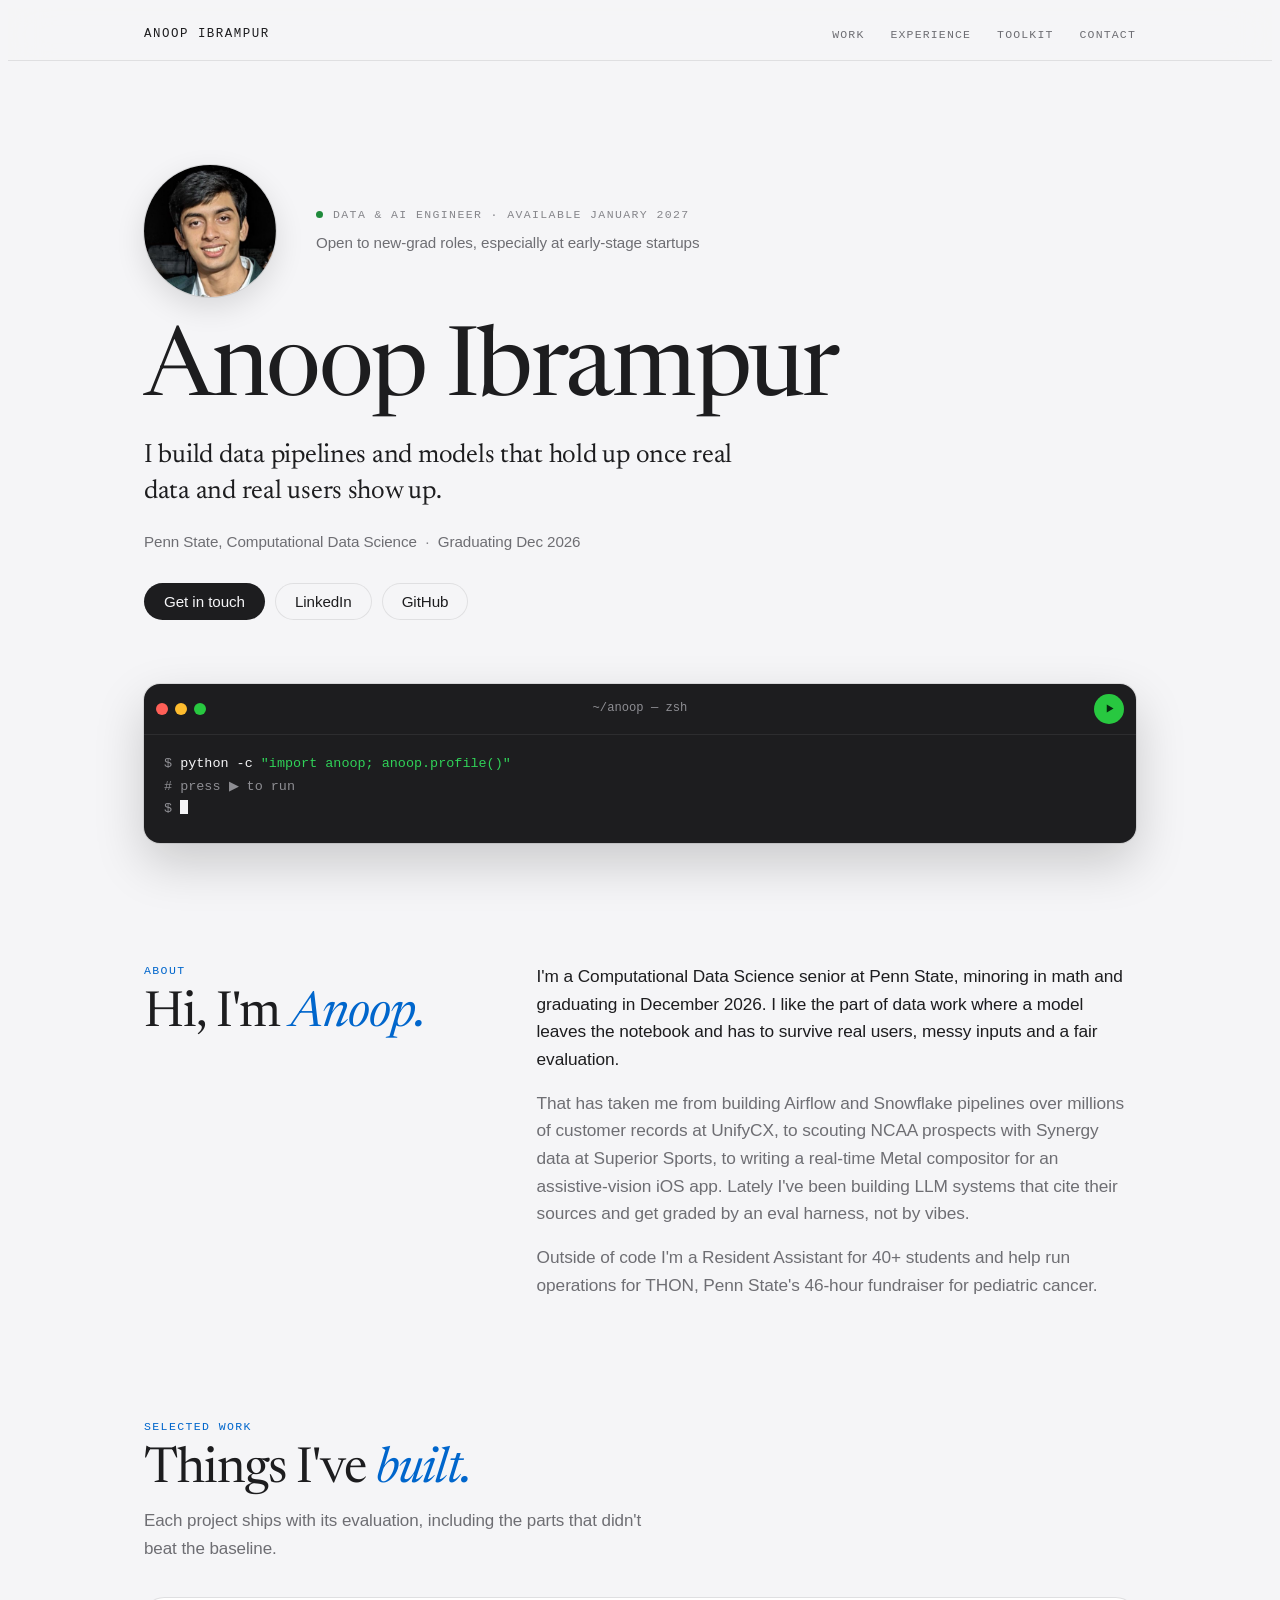
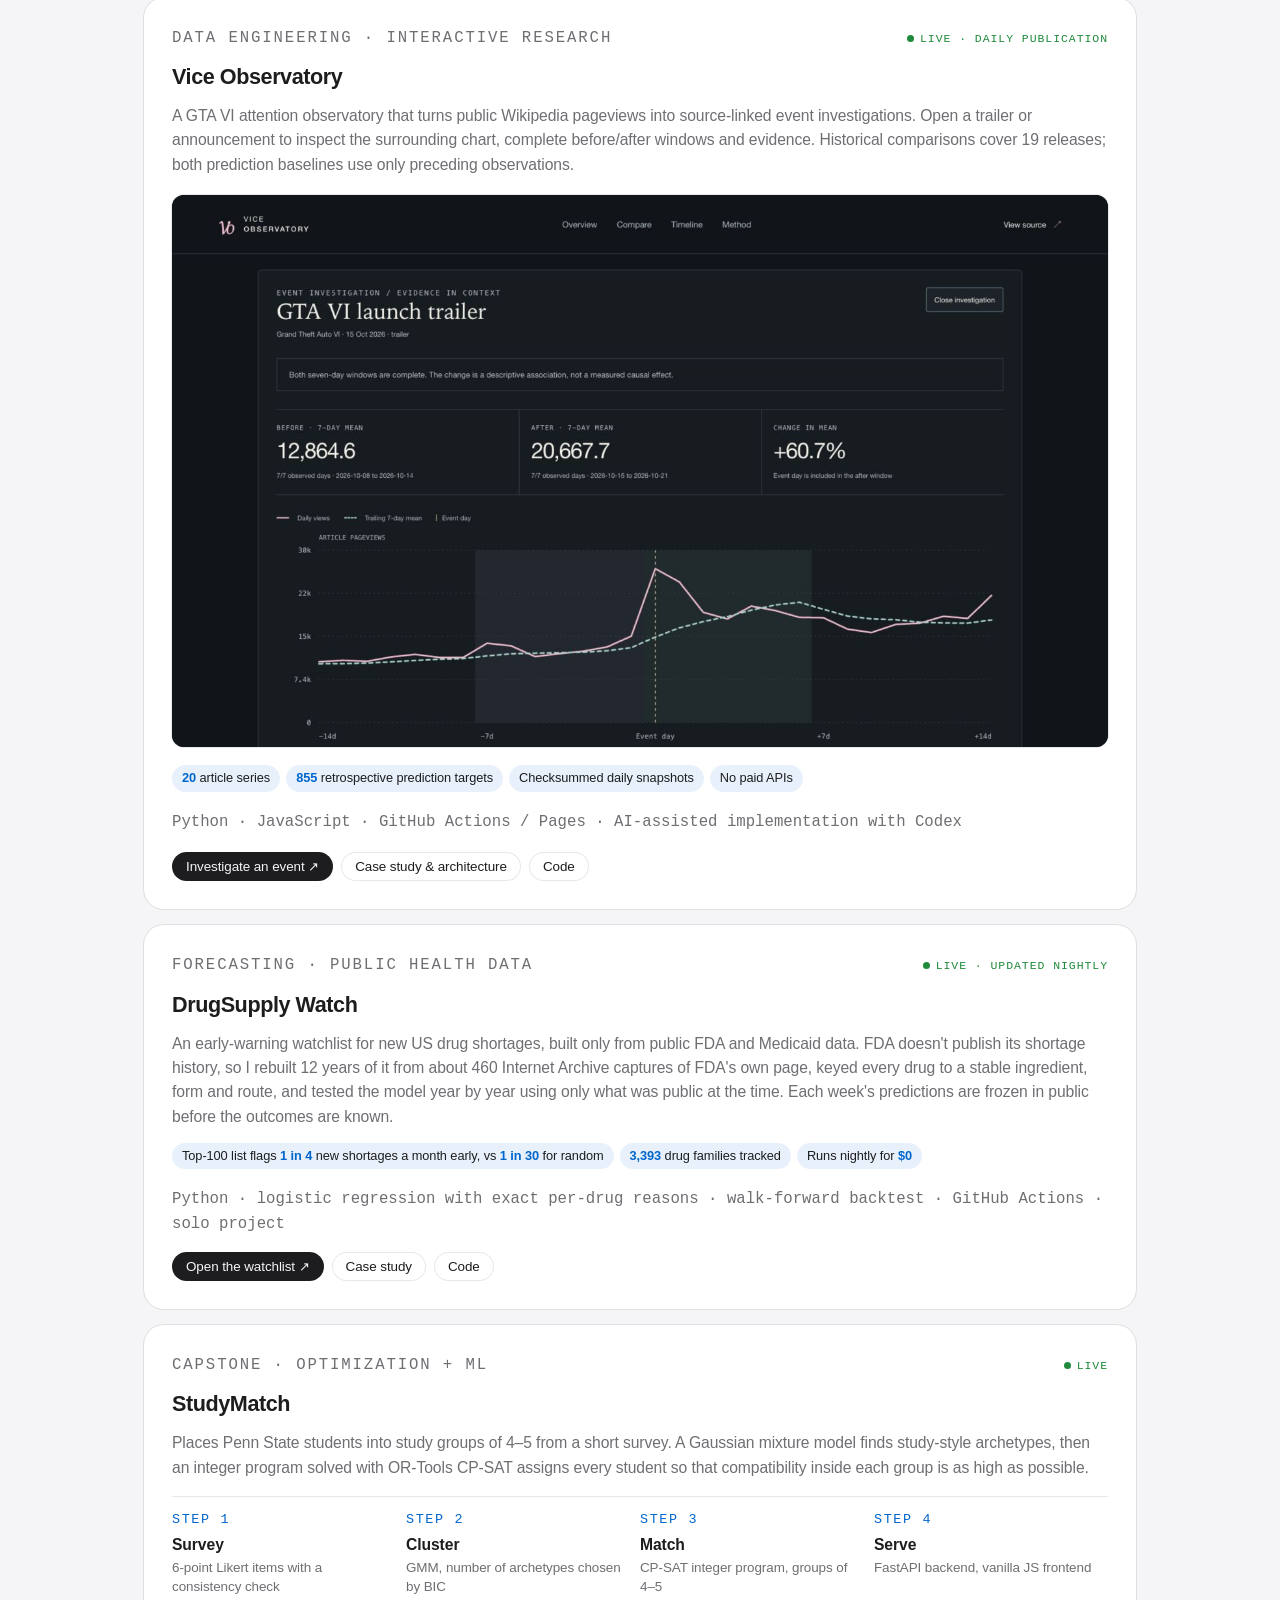
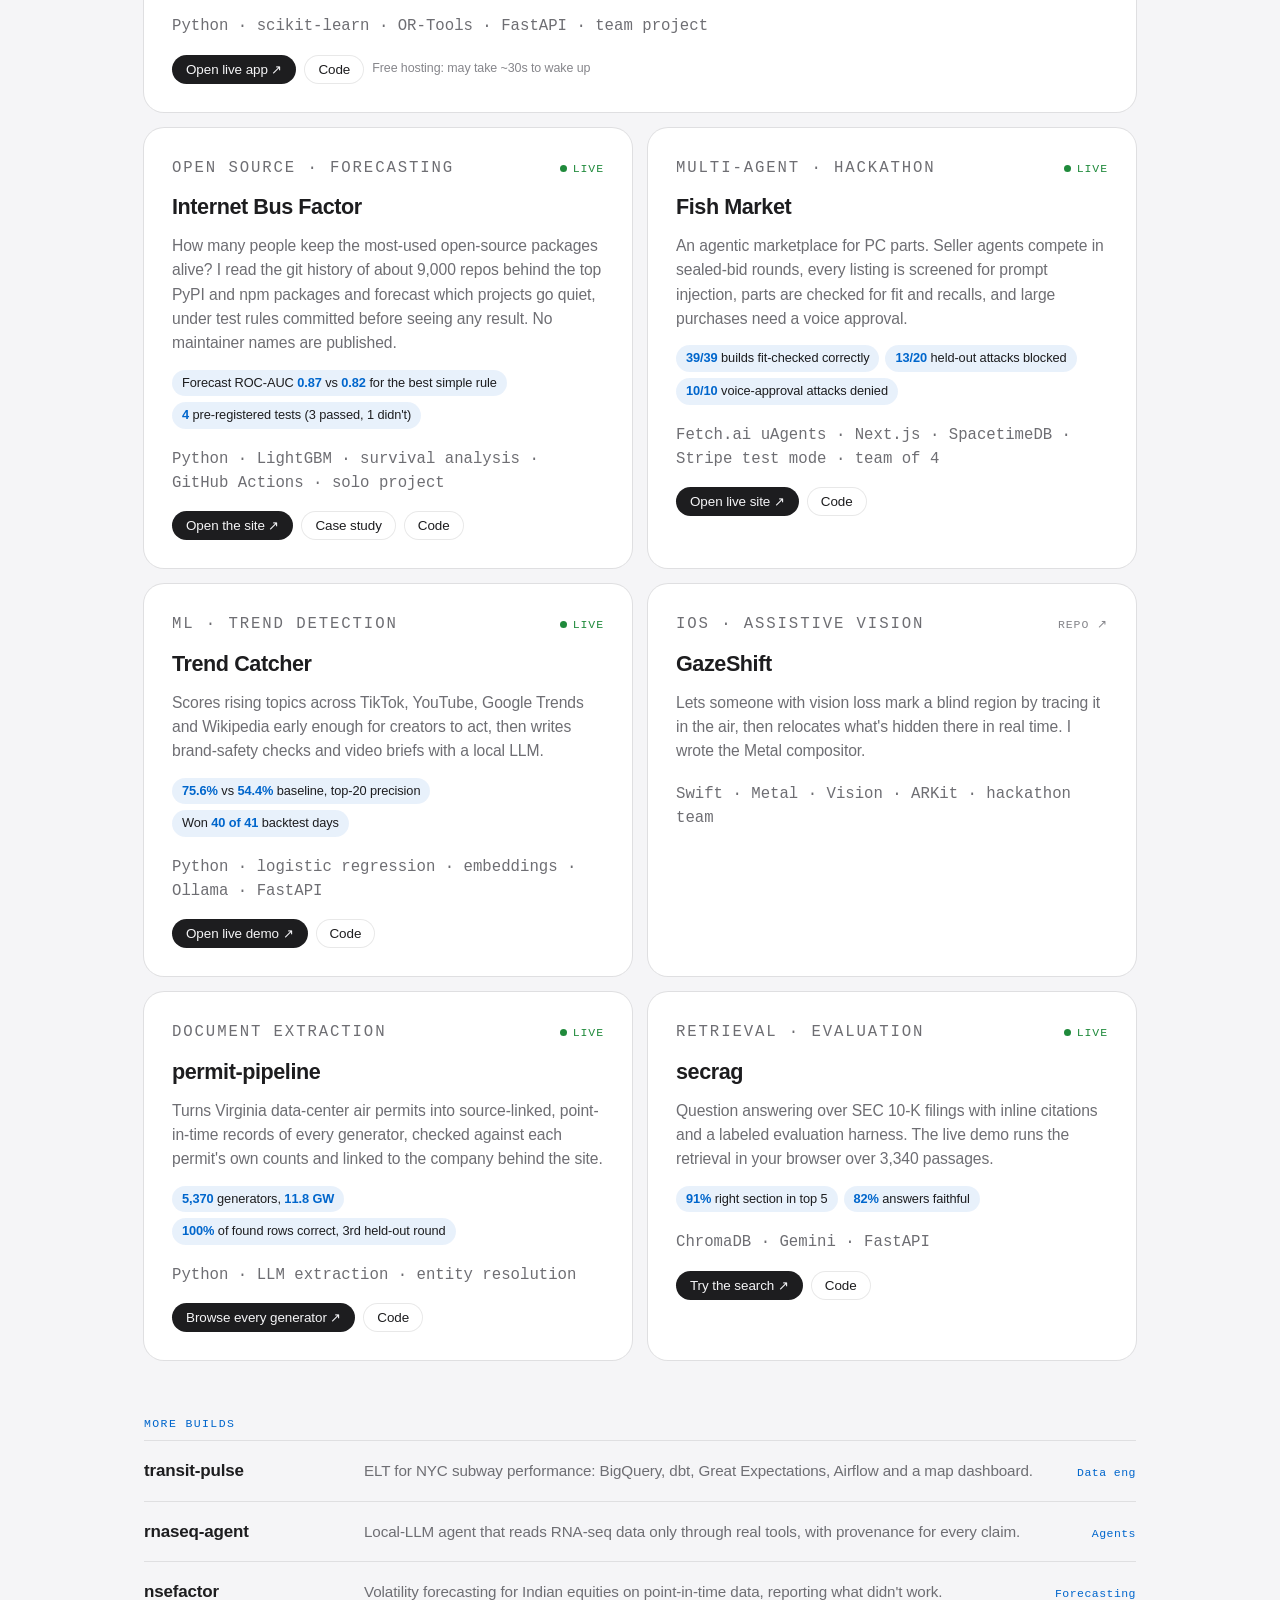
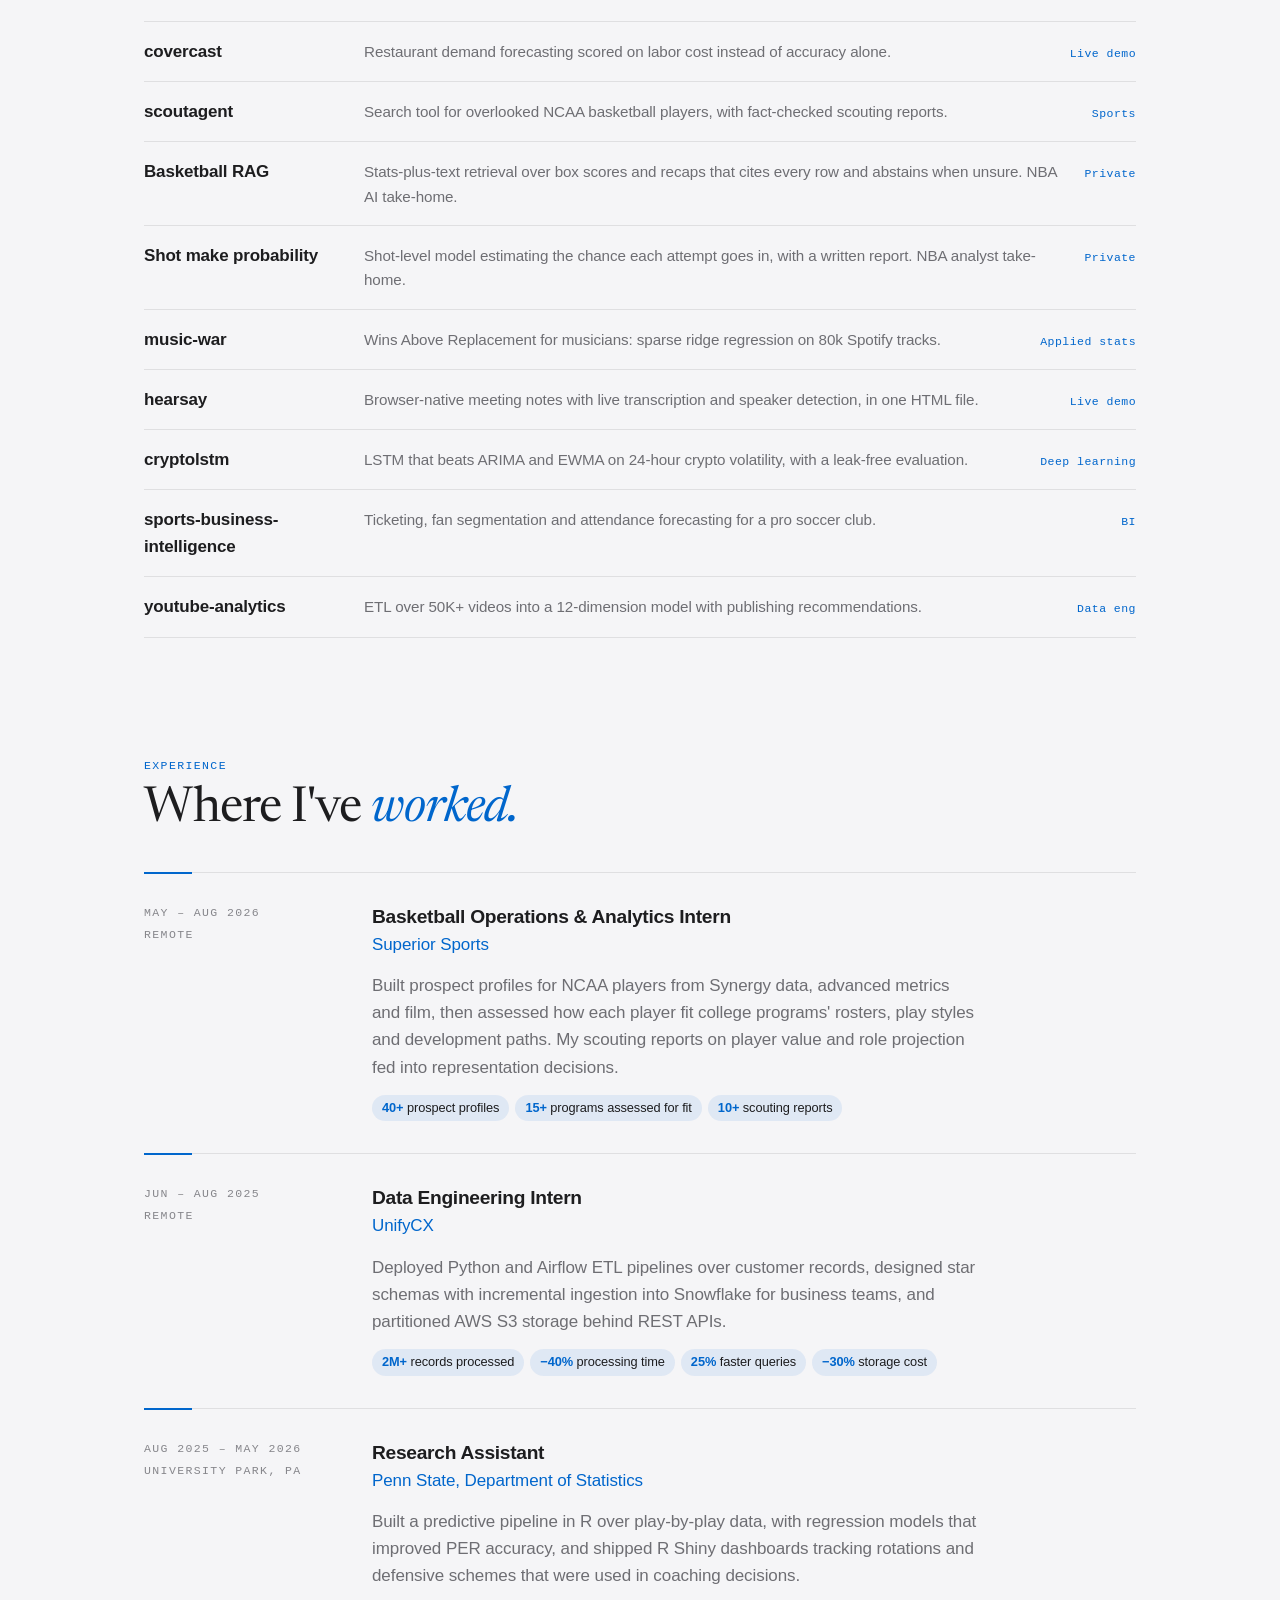
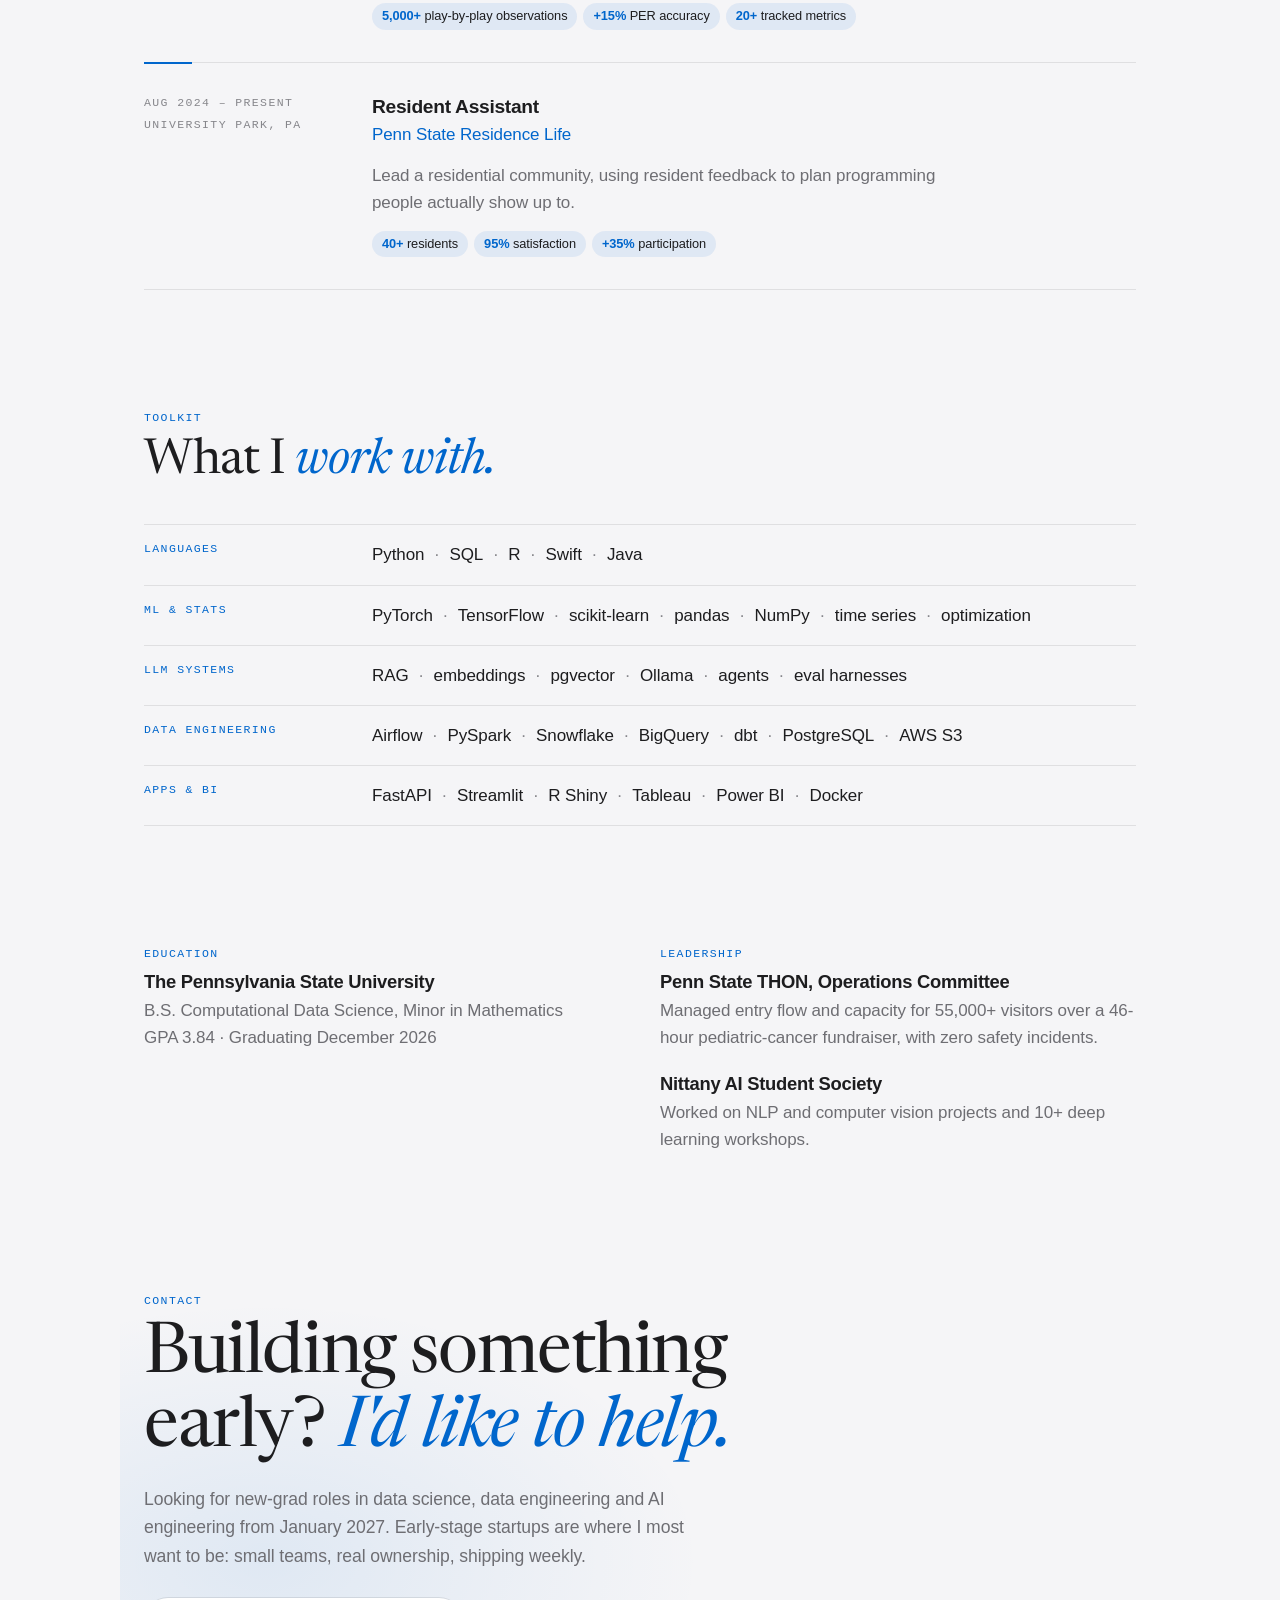
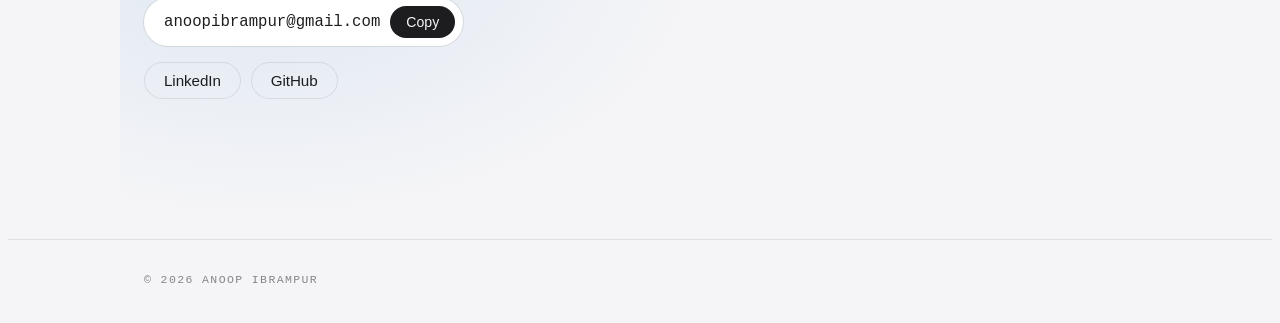
<file: index.html>
<!doctype html>
<html lang="en">
<head>
<meta charset="utf-8">
<meta name="viewport" content="width=device-width, initial-scale=1, viewport-fit=cover">
<meta name="description" content="Anoop Ibrampur: data and AI engineer. Penn State Computational Data Science, graduating December 2026.">
<meta property="og:title" content="Anoop Ibrampur">
<meta property="og:description" content="Data and AI engineer. Pipelines, models and LLM systems that hold up on real data.">
<style>[hidden]{display:none!important}img{max-width:100%}</style>
<title>Anoop Ibrampur</title>
<link rel="preconnect" href="https://fonts.googleapis.com">
<link rel="preconnect" href="https://fonts.gstatic.com" crossorigin>
<link rel="stylesheet" href="https://fonts.googleapis.com/css2?family=Newsreader:opsz,wght@6..72,400;6..72,500&display=swap">
<style>
/* Layout: one calm column (max 1040px). Serif display for headings, system sans for reading, mono for small labels.
   Hairlines instead of boxes wherever possible; cards only for featured projects. */
:root{
  --bg:#f5f5f7; --surface:#ffffff; --fg:#1d1d1f; --muted:#6e6e73; --faint:#86868b; --hair:rgba(0,0,0,.09);
  --accent:#0066cc; --accent-soft:rgba(0,102,204,.09); --pill:#ebebf0; --pill-fg:#1d1d1f; --good:#1f8a3b; --glass:rgba(245,245,247,.78);
  --code-bg:#1d1d1f; --code-fg:#f5f5f7; --code-dim:#8e8e93; --code-key:#64d2ff; --code-str:#30d158;
  --display:"Newsreader","New York","Iowan Old Style",Georgia,serif;
  --sans:-apple-system,BlinkMacSystemFont,"SF Pro Text","Helvetica Neue",Helvetica,Arial,sans-serif;
  --mono:ui-monospace,"SF Mono",SFMono-Regular,Menlo,Consolas,monospace;
}
@media (prefers-color-scheme: dark){:root:not([data-theme="light"]){
  --bg:#000000; --surface:#111113; --fg:#f5f5f7; --muted:#a1a1a6; --faint:#7c7c80; --hair:rgba(255,255,255,.1);
  --accent:#4ea1ff; --accent-soft:rgba(78,161,255,.13); --pill:#1d1d20; --pill-fg:#e5e5ea; --good:#30d158; --glass:rgba(0,0,0,.72); --code-bg:#111113; color-scheme:dark}}
:root[data-theme="dark"]{
  --bg:#000000; --surface:#111113; --fg:#f5f5f7; --muted:#a1a1a6; --faint:#7c7c80; --hair:rgba(255,255,255,.1);
  --accent:#4ea1ff; --accent-soft:rgba(78,161,255,.13); --pill:#1d1d20; --pill-fg:#e5e5ea; --good:#30d158; --glass:rgba(0,0,0,.72); --code-bg:#111113; color-scheme:dark}

*{box-sizing:border-box}
body{background:var(--bg);color:var(--fg);font:1.0625rem/1.6 var(--sans);-webkit-font-smoothing:antialiased;letter-spacing:-.005em}
body::before{content:"";position:fixed;inset:0 0 auto;height:env(safe-area-inset-top,0px);z-index:60;background:var(--glass)}
a{color:var(--accent);text-decoration:none}
a:hover{text-decoration:underline;text-underline-offset:3px}
:focus-visible{outline:2px solid var(--accent);outline-offset:3px;border-radius:6px}
.wrap{max-width:1040px;margin:0 auto;padding-left:max(24px,env(safe-area-inset-left,0px));padding-right:max(24px,env(safe-area-inset-right,0px))}

/* Small labels */
.kicker{font:500 .72rem/1.4 var(--mono);text-transform:uppercase;letter-spacing:.12em;color:var(--faint);margin:0}

/* Nav */
nav{position:sticky;top:env(safe-area-inset-top,0px);z-index:50;background:var(--glass);
  backdrop-filter:saturate(180%) blur(20px);-webkit-backdrop-filter:saturate(180%) blur(20px);border-bottom:1px solid var(--hair)}
nav .wrap{display:flex;align-items:center;gap:24px;height:52px}
.brand{font:500 .78rem var(--mono);letter-spacing:.12em;text-transform:uppercase;color:var(--fg)}
.brand:hover{text-decoration:none}
.navlinks{display:flex;gap:26px;margin-left:auto;font:500 .72rem var(--mono);letter-spacing:.1em;text-transform:uppercase}
.navlinks a{color:var(--muted)}
.navlinks a:hover{color:var(--fg);text-decoration:none}
@media (max-width:600px){.navlinks .hide-sm{display:none}}

/* Hero */
.hero{padding-block:clamp(56px,9vw,104px) 8px;display:grid;grid-template-columns:auto 1fr;gap:20px 40px;align-items:center}
.avatar{width:132px;height:132px;max-width:100%;border-radius:50%;object-fit:cover;display:block;box-shadow:0 0 0 1px var(--hair),0 10px 30px rgba(0,0,0,.12)}
.status{display:flex;align-items:center;gap:10px}
.dot{width:7px;height:7px;border-radius:50%;background:var(--good);flex:none}
.hero h1{grid-column:1/-1;font:400 clamp(3.2rem,9vw,6rem)/.98 var(--display);letter-spacing:-.025em;margin:8px 0 0}
.hero .line{grid-column:1/-1;max-width:40ch;font:400 clamp(1.3rem,2.6vw,1.65rem)/1.35 var(--display);letter-spacing:-.01em;margin:0}
.hero .meta{grid-column:1/-1;color:var(--muted);font-size:.95rem;margin:0}
.hero .meta span+span::before{content:"·";margin:0 .55em;color:var(--faint)}
.cta{grid-column:1/-1;display:flex;gap:10px;flex-wrap:wrap;margin-top:8px}
.btn{display:inline-flex;align-items:center;gap:8px;border-radius:980px;padding:10px 20px;font:500 .95rem var(--sans);border:0;cursor:pointer;
  transition:transform 100ms ease-out,background .2s,color .2s}
.btn:hover{text-decoration:none}
.btn:active{transform:scale(.96)}
.btn.primary{background:var(--fg);color:var(--bg)}
.btn.line-btn{color:var(--fg);box-shadow:inset 0 0 0 1px var(--hair);background:transparent}
.btn.line-btn:hover{box-shadow:inset 0 0 0 1px var(--muted)}
@media (max-width:560px){.hero{grid-template-columns:1fr}.avatar{width:104px;height:104px}}

/* Terminal */
.term{margin-top:56px;background:var(--code-bg);color:var(--code-fg);border-radius:16px;overflow:hidden;font:.84rem/1.7 var(--mono);letter-spacing:0;
  box-shadow:0 0 0 1px var(--hair),0 20px 50px rgba(0,0,0,.18)}
.term-bar{display:grid;grid-template-columns:1fr auto 1fr;align-items:center;padding:10px 12px;border-bottom:1px solid rgba(255,255,255,.07)}
.lights{display:flex;gap:7px}
.lights span{width:12px;height:12px;border-radius:50%;background:#ff5f57}
.lights span:nth-child(2){background:#febc2e}.lights span:nth-child(3){background:#28c840}
.term-title{color:var(--code-dim);font-size:.76rem}
.run{justify-self:end;width:30px;height:30px;border-radius:50%;border:0;display:grid;place-items:center;cursor:pointer;
  background:#28c840;color:#06280f;transition:transform 100ms ease-out,filter .2s,background .2s}
.run:hover{filter:brightness(1.1)}
.run:active{transform:scale(.9)}
.run[disabled]{background:#3a3a3c;color:#8e8e93;cursor:default}
.term pre{margin:0;padding:18px 20px 22px;overflow-x:auto;white-space:pre}
.k{color:var(--code-key)}.s{color:var(--code-str)}.d{color:var(--code-dim)}
.caret{display:inline-block;width:.55em;height:1.1em;background:var(--code-fg);vertical-align:-2px;animation:blink 1.1s steps(1) infinite}
@keyframes blink{50%{opacity:0}}
.ln{animation:ln .2s ease-out both}
@keyframes ln{from{opacity:0}to{opacity:1}}

/* Sections */
section{padding-block:clamp(72px,10vw,120px) 0}
.head{display:flex;flex-direction:column;gap:10px;margin-bottom:36px}
h2{font:400 clamp(2.2rem,5vw,3.1rem)/1.05 var(--display);letter-spacing:-.02em;margin:0;text-wrap:balance}
.sub{color:var(--muted);max-width:56ch;margin:0}

/* About */
.about{display:grid;grid-template-columns:minmax(0,1fr) minmax(0,1.7fr);gap:40px}
.about-body{display:flex;flex-direction:column;gap:16px;color:var(--muted);max-width:62ch;font-size:1.08rem}
.about-body p{margin:0}
.about-body p:first-child{color:var(--fg)}
@media (max-width:760px){.about{grid-template-columns:1fr;gap:16px}}

/* Featured projects */
.grid{display:grid;grid-template-columns:repeat(2,minmax(0,1fr));gap:16px}
@media (max-width:720px){.grid{grid-template-columns:1fr}}
.proj{background:var(--surface);border-radius:20px;padding:28px;display:flex;flex-direction:column;gap:14px;min-width:0;color:var(--fg);
  box-shadow:0 0 0 1px var(--hair);transition:transform .4s cubic-bezier(.2,.9,.25,1),box-shadow .4s}
a.proj:hover{text-decoration:none;transform:translateY(-3px);box-shadow:0 0 0 1px var(--hair),0 14px 40px rgba(0,0,0,.08)}
a.proj:active{transform:scale(.99);transition-duration:.1s}
.proj.wide{grid-column:1/-1}
.proj-top{display:flex;flex-wrap:wrap;justify-content:space-between;gap:4px 12px;align-items:baseline}
.proj h3{margin:0;font:600 1.35rem/1.2 var(--sans);letter-spacing:-.02em}
.proj p{margin:0;color:var(--muted);font-size:.98rem;line-height:1.55}
.go{font:500 .72rem var(--mono);letter-spacing:.08em;text-transform:uppercase;color:var(--faint);white-space:nowrap}
a.proj:hover .go{color:var(--accent)}
.pills{display:flex;flex-wrap:wrap;gap:6px}
.pill{font-size:.8rem;line-height:1.3;padding:5px 10px;border-radius:980px;background:var(--pill);color:var(--pill-fg)}
.pill b{font-variant-numeric:tabular-nums}
.stackline{margin-top:auto;padding-top:4px;font:.76rem/1.5 var(--mono);letter-spacing:0;color:var(--faint)}
.flow{list-style:none;margin:2px 0 0;padding:0;display:grid;grid-template-columns:repeat(4,minmax(0,1fr));border-top:1px solid var(--hair)}
.flow li{padding:14px 16px 0 0;display:flex;flex-direction:column;gap:2px;min-width:0}
.flow li .kicker{color:var(--accent)}
.flow li b{font-weight:600;font-size:.98rem}
.flow li span{font-size:.84rem;color:var(--muted);line-height:1.4}
@media (max-width:720px){.flow{grid-template-columns:repeat(2,minmax(0,1fr));row-gap:6px}}

.links{display:flex;gap:8px;flex-wrap:wrap;margin-top:2px}
.btn.sm{padding:7px 14px;font-size:.84rem}
.links .hint{align-self:center;font-size:.78rem;color:var(--faint)}
.go.live{display:inline-flex;align-items:center;gap:6px;color:var(--good)}
.vice-preview{display:block;margin:4px 0;border-radius:12px;overflow:hidden;aspect-ratio:1440/850;background:#101519;box-shadow:0 0 0 1px var(--hair)}.vice-preview img{display:block;width:100%;height:100%;object-fit:cover;object-position:top}.vice-preview:focus-visible{outline-offset:5px}.vice-project .links{margin-top:4px}.vice-project{scroll-margin-top:76px}
/* More builds list */
.more{margin-top:56px}
.more .kicker{margin-bottom:8px}
.rows{list-style:none;margin:0;padding:0;border-top:1px solid var(--hair)}
.rows li{border-bottom:1px solid var(--hair)}
.row{display:grid;grid-template-columns:200px minmax(0,1fr) auto;gap:20px;align-items:baseline;padding:16px 0;color:var(--fg)}
a.row:hover{text-decoration:none}
a.row:hover .row-name{color:var(--accent)}
.row-name{font-weight:600;letter-spacing:-.01em;transition:color .2s}
.row-desc{color:var(--muted);font-size:.95rem}
.row-tag{font:.72rem var(--mono);color:var(--faint);letter-spacing:.04em;white-space:nowrap}
@media (max-width:720px){.row{grid-template-columns:1fr;gap:2px}.row-tag{white-space:normal}}

/* Experience */
.xp{list-style:none;margin:0;padding:0;border-top:1px solid var(--hair)}
.xp li{display:grid;grid-template-columns:200px minmax(0,1fr);gap:28px;padding-block:32px;border-bottom:1px solid var(--hair)}
.xp .when{display:flex;flex-direction:column;gap:6px}
.xp h3{margin:0;font:600 1.2rem/1.25 var(--sans);letter-spacing:-.015em}
.xp .org{color:var(--muted);margin:2px 0 0}
.xp .story{margin:14px 0 0;color:var(--muted);max-width:64ch}
.xp .pills{margin-top:14px}
@media (max-width:720px){.xp li{grid-template-columns:1fr;gap:10px}}

/* Toolkit */
.tools{border-top:1px solid var(--hair);margin:0}
.tools div{display:grid;grid-template-columns:200px minmax(0,1fr);gap:28px;padding-block:16px;border-bottom:1px solid var(--hair)}
.tools dt{margin:0}
.tools dd{margin:0;color:var(--fg);display:flex;flex-wrap:wrap;row-gap:2px;min-width:0}
.hero .meta{display:flex;flex-wrap:wrap;row-gap:2px}
.tools dd span+span::before{content:"·";margin:0 .6em;color:var(--faint)}
@media (max-width:720px){.tools div{grid-template-columns:1fr;gap:4px}}

/* Education + leadership */
.duo{display:grid;grid-template-columns:1fr 1fr;gap:40px}
.duo h3{margin:8px 0 4px;font:600 1.15rem var(--sans);letter-spacing:-.015em}
.duo p{margin:0;color:var(--muted)}
.duo .item+.item{margin-top:22px}
@media (max-width:720px){.duo{grid-template-columns:1fr}}

/* Contact */
.contact{padding-block:clamp(88px,12vw,140px)}
.contact h2{font-size:clamp(2.6rem,7vw,4.4rem);max-width:16ch}
.contact .sub{margin-top:18px;font-size:1.1rem}
.mail{display:inline-flex;align-items:center;gap:10px;margin-top:28px;background:var(--surface);padding:8px 8px 8px 20px;border-radius:980px;box-shadow:0 0 0 1px var(--hair)}
.mail code{font:500 .98rem var(--mono);letter-spacing:0;user-select:all;overflow-wrap:anywhere}
.mail .btn{padding:8px 16px;font-size:.88rem}
.contact .cta{margin-top:16px}
footer{border-top:1px solid var(--hair);padding-block:24px}


/* One accent color, used with restraint */
h2 em{font-style:italic;color:var(--accent)}
.head .kicker,.more>.kicker,.contact>.kicker,.duo .kicker{color:var(--accent)}
.pill{background:var(--accent-soft)}
.pill b{color:var(--accent);font-weight:600}
.row-tag{color:var(--accent)}
.xp .org{color:var(--accent);font-weight:500}
.xp li{position:relative}
.xp li::before{content:"";position:absolute;left:0;top:-1px;width:48px;height:2px;background:var(--accent)}
.tools dt{color:var(--accent)}
.contact{position:relative;isolation:isolate;overflow:clip}
.contact::before{content:"";position:absolute;inset:10% -10% 0;z-index:-1;pointer-events:none;
  background:radial-gradient(50% 60% at 20% 55%,var(--accent-soft),transparent 70%)}

@media (prefers-reduced-motion:reduce){*,*::before,*::after{animation:none!important;transition:none!important}}
@media (prefers-reduced-transparency:reduce){nav{background:var(--bg);backdrop-filter:none;-webkit-backdrop-filter:none}}
</style>

</head>
<body>
<nav aria-label="Primary">
  <div class="wrap">
    <a class="brand" href="#top">Anoop Ibrampur</a>
    <div class="navlinks">
      <a href="#work">Work</a>
      <a href="#experience">Experience</a>
      <a href="#toolkit" class="hide-sm">Toolkit</a>
      <a href="#contact">Contact</a>
    </div>
  </div>
</nav>

<main id="top">
  <header class="wrap hero">
    <img class="avatar" src="[data-uri]" alt="Portrait of Anoop Ibrampur" width="132" height="132">
    <div>
      <p class="kicker status"><span class="dot" aria-hidden="true"></span>Data &amp; AI engineer · Available January 2027</p>
      <p class="meta" style="margin-top:8px">Open to new-grad roles, especially at early-stage startups</p>
    </div>
    <h1>Anoop Ibrampur</h1>
    <p class="line">I build data pipelines and models that hold up once real data and real users show up.</p>
    <p class="meta"><span>Penn State, Computational Data Science</span><span>Graduating Dec 2026</span></p>
    <div class="cta">
      <a class="btn primary" href="#contact">Get in touch</a>
      <a class="btn line-btn" href="https://www.linkedin.com/in/anoop-ibrampur" target="_blank" rel="noopener">LinkedIn</a>
      <a class="btn line-btn" href="https://github.com/AnoopIbrampur" target="_blank" rel="noopener">GitHub</a>
    </div>
  </header>

  <div class="wrap">
    <div class="term">
      <div class="term-bar">
        <div class="lights" aria-hidden="true"><span></span><span></span><span></span></div>
        <span class="term-title">~/anoop — zsh</span>
        <button type="button" class="run" id="run" aria-label="Run" title="Run" aria-controls="term-out"><svg viewBox="0 0 12 12" width="11" height="11" aria-hidden="true"><path d="M3 1.6v8.8l7.4-4.4z" fill="currentColor"/></svg></button>
      </div>
<pre id="term-out" aria-live="polite"><span class="d">$</span> python -c <span class="s">"import anoop; anoop.profile()"</span>
<span id="term-body"><span class="d"># press ▶ to run</span>
</span><span class="d">$</span> <span class="caret"></span></pre>
    </div>
  </div>

  <!-- ABOUT -->
  <section id="about" class="wrap about">
    <div class="head"><p class="kicker">About</p><h2>Hi, I'm <em>Anoop.</em></h2></div>
    <div class="about-body">
      <p>I'm a Computational Data Science senior at Penn State, minoring in math and graduating in December 2026. I like the part of data work where a model leaves the notebook and has to survive real users, messy inputs and a fair evaluation.</p>
      <p>That has taken me from building Airflow and Snowflake pipelines over millions of customer records at UnifyCX, to scouting NCAA prospects with Synergy data at Superior Sports, to writing a real-time Metal compositor for an assistive-vision iOS app. Lately I've been building LLM systems that cite their sources and get graded by an eval harness, not by vibes.</p>
      <p>Outside of code I'm a Resident Assistant for 40+ students and help run operations for THON, Penn State's 46-hour fundraiser for pediatric cancer.</p>
    </div>
  </section>

  <!-- WORK -->
  <section id="work" class="wrap">
    <div class="head">
      <p class="kicker">Selected work</p>
      <h2>Things I've <em>built.</em></h2>
      <p class="sub">Each project ships with its evaluation, including the parts that didn't beat the baseline.</p>
    </div>

    <div class="grid">
      <article class="proj wide vice-project" id="vice-observatory">
        <div class="proj-top"><p class="kicker">Data engineering · Interactive research</p><span class="go live"><span class="dot" aria-hidden="true"></span>Live · daily publication</span></div>
        <h3>Vice Observatory</h3>
        <p>A GTA VI attention observatory that turns public Wikipedia pageviews into source-linked event investigations. Open a trailer or announcement to inspect the surrounding chart, complete before/after windows and evidence. Historical comparisons cover 19 releases; both prediction baselines use only preceding observations.</p>
        <a class="vice-preview" href="https://vice-observatory-anoop.poeticskink11.chatgpt.site/?event=gta-vi-launch-trailer#investigation" target="_blank" rel="noopener" aria-label="Open Vice Observatory’s launch-trailer investigation"><img src="./assets/vice-observatory.jpg" width="1440" height="1000" loading="lazy" alt="Vice Observatory event investigation with daily article pageviews, seven-day before and after means, and source evidence."></a>
        <div class="pills"><span class="pill"><b>20</b> article series</span><span class="pill"><b>855</b> retrospective prediction targets</span><span class="pill">Checksummed daily snapshots</span><span class="pill">No paid APIs</span></div>
        <p class="stackline">Python · JavaScript · GitHub Actions / Pages · AI-assisted implementation with Codex</p>
        <div class="links"><a class="btn primary sm" href="https://vice-observatory-anoop.poeticskink11.chatgpt.site/?event=gta-vi-launch-trailer#investigation" target="_blank" rel="noopener">Investigate an event ↗</a><a class="btn line-btn sm" href="./projects/vice-observatory.html">Case study &amp; architecture</a><a class="btn line-btn sm" href="https://github.com/AnoopIbrampur/vice-observatory" target="_blank" rel="noopener">Code</a></div>
      </article>

      <article class="proj wide">
        <div class="proj-top"><p class="kicker">Forecasting · Public health data</p><span class="go live"><span class="dot" aria-hidden="true"></span>Live · updated nightly</span></div>
        <h3>DrugSupply Watch</h3>
        <p>An early-warning watchlist for new US drug shortages, built only from public FDA and Medicaid data. FDA doesn't publish its shortage history, so I rebuilt 12 years of it from about 460 Internet Archive captures of FDA's own page, keyed every drug to a stable ingredient, form and route, and tested the model year by year using only what was public at the time. Each week's predictions are frozen in public before the outcomes are known.</p>
        <div class="pills"><span class="pill">Top-100 list flags <b>1 in 4</b> new shortages a month early, vs <b>1 in 30</b> for random</span><span class="pill"><b>3,393</b> drug families tracked</span><span class="pill">Runs nightly for <b>$0</b></span></div>
        <p class="stackline">Python · logistic regression with exact per-drug reasons · walk-forward backtest · GitHub Actions · solo project</p>
        <div class="links"><a class="btn primary sm" href="https://anoopibrampur.github.io/drugsupply-watch/" target="_blank" rel="noopener">Open the watchlist ↗</a><a class="btn line-btn sm" href="https://github.com/AnoopIbrampur/drugsupply-watch/blob/main/docs/case_study.md" target="_blank" rel="noopener">Case study</a><a class="btn line-btn sm" href="https://github.com/AnoopIbrampur/drugsupply-watch" target="_blank" rel="noopener">Code</a></div>
      </article>

      <article class="proj wide">
        <div class="proj-top"><p class="kicker">Capstone · Optimization + ML</p><span class="go live"><span class="dot" aria-hidden="true"></span>Live</span></div>
        <h3>StudyMatch</h3>
        <p>Places Penn State students into study groups of 4–5 from a short survey. A Gaussian mixture model finds study-style archetypes, then an integer program solved with OR-Tools CP-SAT assigns every student so that compatibility inside each group is as high as possible.</p>
        <ol class="flow" aria-label="StudyMatch pipeline">
          <li><span class="kicker">Step 1</span><b>Survey</b><span>6-point Likert items with a consistency check</span></li>
          <li><span class="kicker">Step 2</span><b>Cluster</b><span>GMM, number of archetypes chosen by BIC</span></li>
          <li><span class="kicker">Step 3</span><b>Match</b><span>CP-SAT integer program, groups of 4–5</span></li>
          <li><span class="kicker">Step 4</span><b>Serve</b><span>FastAPI backend, vanilla JS frontend</span></li>
        </ol>
        <p class="stackline">Python · scikit-learn · OR-Tools · FastAPI · team project</p>
        <div class="links"><a class="btn primary sm" href="https://studymatch-8qih.onrender.com" target="_blank" rel="noopener">Open live app ↗</a><a class="btn line-btn sm" href="https://github.com/WoosungLim01/StudyMatch" target="_blank" rel="noopener">Code</a><span class="hint">Free hosting: may take ~30s to wake up</span></div>
      </article>

      <article class="proj">
        <div class="proj-top"><p class="kicker">Open source · Forecasting</p><span class="go live"><span class="dot" aria-hidden="true"></span>Live</span></div>
        <h3>Internet Bus Factor</h3>
        <p>How many people keep the most-used open-source packages alive? I read the git history of about 9,000 repos behind the top PyPI and npm packages and forecast which projects go quiet, under test rules committed before seeing any result. No maintainer names are published.</p>
        <div class="pills"><span class="pill">Forecast ROC-AUC <b>0.87</b> vs <b>0.82</b> for the best simple rule</span><span class="pill"><b>4</b> pre-registered tests (3 passed, 1 didn't)</span></div>
        <p class="stackline">Python · LightGBM · survival analysis · GitHub Actions · solo project</p>
        <div class="links"><a class="btn primary sm" href="https://anoopibrampur.github.io/bus-factor/" target="_blank" rel="noopener">Open the site ↗</a><a class="btn line-btn sm" href="https://github.com/AnoopIbrampur/bus-factor/blob/main/docs/case_study.md" target="_blank" rel="noopener">Case study</a><a class="btn line-btn sm" href="https://github.com/AnoopIbrampur/bus-factor" target="_blank" rel="noopener">Code</a></div>
      </article>

      <article class="proj">
        <div class="proj-top"><p class="kicker">Multi-agent · Hackathon</p><span class="go live"><span class="dot" aria-hidden="true"></span>Live</span></div>
        <h3>Fish Market</h3>
        <p>An agentic marketplace for PC parts. Seller agents compete in sealed-bid rounds, every listing is screened for prompt injection, parts are checked for fit and recalls, and large purchases need a voice approval.</p>
        <div class="pills"><span class="pill"><b>39/39</b> builds fit-checked correctly</span><span class="pill"><b>13/20</b> held-out attacks blocked</span><span class="pill"><b>10/10</b> voice-approval attacks denied</span></div>
        <p class="stackline">Fetch.ai uAgents · Next.js · SpacetimeDB · Stripe test mode · team of 4</p>
        <div class="links"><a class="btn primary sm" href="https://fishmarket.dev" target="_blank" rel="noopener">Open live site ↗</a><a class="btn line-btn sm" href="https://github.com/vs-githjk/fish-market-nothing-fishy" target="_blank" rel="noopener">Code</a></div>
      </article>

      <article class="proj">
        <div class="proj-top"><p class="kicker">ML · Trend detection</p><span class="go live"><span class="dot" aria-hidden="true"></span>Live</span></div>
        <h3>Trend Catcher</h3>
        <p>Scores rising topics across TikTok, YouTube, Google Trends and Wikipedia early enough for creators to act, then writes brand-safety checks and video briefs with a local LLM.</p>
        <div class="pills"><span class="pill"><b>75.6%</b> vs <b>54.4%</b> baseline, top-20 precision</span><span class="pill">Won <b>40 of 41</b> backtest days</span></div>
        <p class="stackline">Python · logistic regression · embeddings · Ollama · FastAPI</p>
        <div class="links"><a class="btn primary sm" href="https://anoopibrampur.github.io/trendcatcher/" target="_blank" rel="noopener">Open live demo ↗</a><a class="btn line-btn sm" href="https://github.com/AnoopIbrampur/trendcatcher" target="_blank" rel="noopener">Code</a></div>
      </article>

      <a class="proj" href="https://github.com/AnoopIbrampur/gazeshift" target="_blank" rel="noopener">
        <div class="proj-top"><p class="kicker">iOS · Assistive vision</p><span class="go">Repo ↗</span></div>
        <h3>GazeShift</h3>
        <p>Lets someone with vision loss mark a blind region by tracing it in the air, then relocates what's hidden there in real time. I wrote the Metal compositor.</p>
        <p class="stackline">Swift · Metal · Vision · ARKit · hackathon team</p>
      </a>

      <article class="proj">
        <div class="proj-top"><p class="kicker">Document extraction</p><span class="go live"><span class="dot" aria-hidden="true"></span>Live</span></div>
        <h3>permit-pipeline</h3>
        <p>Turns Virginia data-center air permits into source-linked, point-in-time records of every generator, checked against each permit's own counts and linked to the company behind the site.</p>
        <div class="pills"><span class="pill"><b>5,370</b> generators, <b>11.8 GW</b></span><span class="pill"><b>100%</b> of found rows correct, 3rd held-out round</span></div>
        <p class="stackline">Python · LLM extraction · entity resolution</p>
        <div class="links"><a class="btn primary sm" href="https://anoopibrampur.github.io/permit-pipeline/" target="_blank" rel="noopener">Browse every generator ↗</a><a class="btn line-btn sm" href="https://github.com/AnoopIbrampur/permit-pipeline" target="_blank" rel="noopener">Code</a></div>
      </article>

      <article class="proj">
        <div class="proj-top"><p class="kicker">Retrieval · Evaluation</p><span class="go live"><span class="dot" aria-hidden="true"></span>Live</span></div>
        <h3>secrag</h3>
        <p>Question answering over SEC 10-K filings with inline citations and a labeled evaluation harness. The live demo runs the retrieval in your browser over 3,340 passages.</p>
        <div class="pills"><span class="pill"><b>91%</b> right section in top 5</span><span class="pill"><b>82%</b> answers faithful</span></div>
        <p class="stackline">ChromaDB · Gemini · FastAPI</p>
        <div class="links"><a class="btn primary sm" href="https://anoopibrampur.github.io/secrag/" target="_blank" rel="noopener">Try the search ↗</a><a class="btn line-btn sm" href="https://github.com/AnoopIbrampur/secrag" target="_blank" rel="noopener">Code</a></div>
      </article>
    </div>

    <div class="more">
      <p class="kicker">More builds</p>
      <ul class="rows">
        <li><a class="row" href="https://github.com/AnoopIbrampur/transit-pulse" target="_blank" rel="noopener"><span class="row-name">transit-pulse</span><span class="row-desc">ELT for NYC subway performance: BigQuery, dbt, Great Expectations, Airflow and a map dashboard.</span><span class="row-tag">Data eng</span></a></li>
        <li><a class="row" href="https://github.com/AnoopIbrampur/rnaseq-agent" target="_blank" rel="noopener"><span class="row-name">rnaseq-agent</span><span class="row-desc">Local-LLM agent that reads RNA-seq data only through real tools, with provenance for every claim.</span><span class="row-tag">Agents</span></a></li>
        <li><a class="row" href="https://github.com/AnoopIbrampur/nsefactor" target="_blank" rel="noopener"><span class="row-name">nsefactor</span><span class="row-desc">Volatility forecasting for Indian equities on point-in-time data, reporting what didn't work.</span><span class="row-tag">Forecasting</span></a></li>
        <li><a class="row" href="https://anoopibrampur.github.io/covercast/" target="_blank" rel="noopener"><span class="row-name">covercast</span><span class="row-desc">Restaurant demand forecasting scored on labor cost instead of accuracy alone.</span><span class="row-tag">Live demo</span></a></li>
        <li><a class="row" href="https://github.com/AnoopIbrampur/scoutagent" target="_blank" rel="noopener"><span class="row-name">scoutagent</span><span class="row-desc">Search tool for overlooked NCAA basketball players, with fact-checked scouting reports.</span><span class="row-tag">Sports</span></a></li>
        <li><div class="row"><span class="row-name">Basketball RAG</span><span class="row-desc">Stats-plus-text retrieval over box scores and recaps that cites every row and abstains when unsure. NBA AI take-home.</span><span class="row-tag">Private</span></div></li>
        <li><div class="row"><span class="row-name">Shot make probability</span><span class="row-desc">Shot-level model estimating the chance each attempt goes in, with a written report. NBA analyst take-home.</span><span class="row-tag">Private</span></div></li>
        <li><a class="row" href="https://github.com/AnoopIbrampur/music-war" target="_blank" rel="noopener"><span class="row-name">music-war</span><span class="row-desc">Wins Above Replacement for musicians: sparse ridge regression on 80k Spotify tracks.</span><span class="row-tag">Applied stats</span></a></li>
        <li><a class="row" href="https://anoopibrampur.github.io/hearsay/" target="_blank" rel="noopener"><span class="row-name">hearsay</span><span class="row-desc">Browser-native meeting notes with live transcription and speaker detection, in one HTML file.</span><span class="row-tag">Live demo</span></a></li>
        <li><a class="row" href="https://github.com/AnoopIbrampur/cryptolstm" target="_blank" rel="noopener"><span class="row-name">cryptolstm</span><span class="row-desc">LSTM that beats ARIMA and EWMA on 24-hour crypto volatility, with a leak-free evaluation.</span><span class="row-tag">Deep learning</span></a></li>
        <li><a class="row" href="https://github.com/AnoopIbrampur/sports-business-intelligence" target="_blank" rel="noopener"><span class="row-name">sports-business-intelligence</span><span class="row-desc">Ticketing, fan segmentation and attendance forecasting for a pro soccer club.</span><span class="row-tag">BI</span></a></li>
        <li><a class="row" href="https://github.com/AnoopIbrampur/youtube-analytics" target="_blank" rel="noopener"><span class="row-name">youtube-analytics</span><span class="row-desc">ETL over 50K+ videos into a 12-dimension model with publishing recommendations.</span><span class="row-tag">Data eng</span></a></li>
      </ul>
    </div>
  </section>

  <!-- EXPERIENCE -->
  <section id="experience" class="wrap">
    <div class="head"><p class="kicker">Experience</p><h2>Where I've <em>worked.</em></h2></div>
    <ol class="xp">
      <li>
        <div class="when"><span class="kicker">May – Aug 2026</span><span class="kicker">Remote</span></div>
        <div>
          <h3>Basketball Operations &amp; Analytics Intern</h3>
          <p class="org">Superior Sports</p>
          <p class="story">Built prospect profiles for NCAA players from Synergy data, advanced metrics and film, then assessed how each player fit college programs' rosters, play styles and development paths. My scouting reports on player value and role projection fed into representation decisions.</p>
          <div class="pills"><span class="pill"><b>40+</b> prospect profiles</span><span class="pill"><b>15+</b> programs assessed for fit</span><span class="pill"><b>10+</b> scouting reports</span></div>
        </div>
      </li>
      <li>
        <div class="when"><span class="kicker">Jun – Aug 2025</span><span class="kicker">Remote</span></div>
        <div>
          <h3>Data Engineering Intern</h3>
          <p class="org">UnifyCX</p>
          <p class="story">Deployed Python and Airflow ETL pipelines over customer records, designed star schemas with incremental ingestion into Snowflake for business teams, and partitioned AWS S3 storage behind REST APIs.</p>
          <div class="pills"><span class="pill"><b>2M+</b> records processed</span><span class="pill"><b>−40%</b> processing time</span><span class="pill"><b>25%</b> faster queries</span><span class="pill"><b>−30%</b> storage cost</span></div>
        </div>
      </li>
      <li>
        <div class="when"><span class="kicker">Aug 2025 – May 2026</span><span class="kicker">University Park, PA</span></div>
        <div>
          <h3>Research Assistant</h3>
          <p class="org">Penn State, Department of Statistics</p>
          <p class="story">Built a predictive pipeline in R over play-by-play data, with regression models that improved PER accuracy, and shipped R Shiny dashboards tracking rotations and defensive schemes that were used in coaching decisions.</p>
          <div class="pills"><span class="pill"><b>5,000+</b> play-by-play observations</span><span class="pill"><b>+15%</b> PER accuracy</span><span class="pill"><b>20+</b> tracked metrics</span></div>
        </div>
      </li>
      <li>
        <div class="when"><span class="kicker">Aug 2024 – Present</span><span class="kicker">University Park, PA</span></div>
        <div>
          <h3>Resident Assistant</h3>
          <p class="org">Penn State Residence Life</p>
          <p class="story">Lead a residential community, using resident feedback to plan programming people actually show up to.</p>
          <div class="pills"><span class="pill"><b>40+</b> residents</span><span class="pill"><b>95%</b> satisfaction</span><span class="pill"><b>+35%</b> participation</span></div>
        </div>
      </li>
    </ol>
  </section>

  <!-- TOOLKIT -->
  <section id="toolkit" class="wrap">
    <div class="head"><p class="kicker">Toolkit</p><h2>What I <em>work with.</em></h2></div>
    <dl class="tools">
      <div><dt class="kicker">Languages</dt><dd><span>Python</span><span>SQL</span><span>R</span><span>Swift</span><span>Java</span></dd></div>
      <div><dt class="kicker">ML &amp; stats</dt><dd><span>PyTorch</span><span>TensorFlow</span><span>scikit-learn</span><span>pandas</span><span>NumPy</span><span>time series</span><span>optimization</span></dd></div>
      <div><dt class="kicker">LLM systems</dt><dd><span>RAG</span><span>embeddings</span><span>pgvector</span><span>Ollama</span><span>agents</span><span>eval harnesses</span></dd></div>
      <div><dt class="kicker">Data engineering</dt><dd><span>Airflow</span><span>PySpark</span><span>Snowflake</span><span>BigQuery</span><span>dbt</span><span>PostgreSQL</span><span>AWS S3</span></dd></div>
      <div><dt class="kicker">Apps &amp; BI</dt><dd><span>FastAPI</span><span>Streamlit</span><span>R Shiny</span><span>Tableau</span><span>Power BI</span><span>Docker</span></dd></div>
    </dl>
  </section>

  <!-- EDUCATION & LEADERSHIP -->
  <section class="wrap">
    <div class="duo">
      <div>
        <p class="kicker">Education</p>
        <h3>The Pennsylvania State University</h3>
        <p>B.S. Computational Data Science, Minor in Mathematics</p>
        <p>GPA 3.84 · Graduating December 2026</p>
      </div>
      <div>
        <p class="kicker">Leadership</p>
        <div class="item"><h3>Penn State THON, Operations Committee</h3><p>Managed entry flow and capacity for 55,000+ visitors over a 46-hour pediatric-cancer fundraiser, with zero safety incidents.</p></div>
        <div class="item"><h3>Nittany AI Student Society</h3><p>Worked on NLP and computer vision projects and 10+ deep learning workshops.</p></div>
      </div>
    </div>
  </section>

  <!-- CONTACT -->
  <section id="contact" class="wrap contact">
    <p class="kicker">Contact</p>
    <h2 style="margin-top:10px">Building something early? <em>I'd like to help.</em></h2>
    <p class="sub">Looking for new-grad roles in data science, data engineering and AI engineering from January 2027. Early-stage startups are where I most want to be: small teams, real ownership, shipping weekly.</p>
    <div class="mail">
      <code id="email">anoopibrampur@gmail.com</code>
      <button class="btn primary" type="button" id="copy">Copy</button>
    </div>
    <div class="cta">
      <a class="btn line-btn" href="https://www.linkedin.com/in/anoop-ibrampur" target="_blank" rel="noopener">LinkedIn</a>
      <a class="btn line-btn" href="https://github.com/AnoopIbrampur" target="_blank" rel="noopener">GitHub</a>
    </div>
  </section>
</main>

<footer><div class="wrap"><span class="kicker">© 2026 Anoop Ibrampur</span></div></footer>

<script>
// Terminal: play button prints the profile line by line
const OUT=[
  '{',
  '  <span class="k">"name"</span>:    <span class="s">"Anoop Ibrampur"</span>,',
  '  <span class="k">"degree"</span>:  <span class="s">"B.S. Computational Data Science, Math minor"</span>,',
  '  <span class="k">"school"</span>:  <span class="s">"Penn State"</span>,',
  '  <span class="k">"gpa"</span>:     <span class="s">3.84</span>,',
  '  <span class="k">"focus"</span>:   [<span class="s">"data engineering"</span>, <span class="s">"ML evaluation"</span>, <span class="s">"LLM systems"</span>],',
  '  <span class="k">"shipped"</span>: [<span class="s">"drug shortage early warning"</span>, <span class="s">"Airflow → Snowflake ETL"</span>, <span class="s">"RAG w/ eval harness"</span>],',
  '  <span class="k">"status"</span>:  <span class="s">"open to new-grad roles, startups especially"</span>',
  '}',
  '<span class="d">Process finished with exit code 0 · 0.42s</span>'
];
const runBtn=document.getElementById('run'),body=document.getElementById('term-body');
const reduce=matchMedia('(prefers-reduced-motion: reduce)').matches;
runBtn.addEventListener('click',()=>{
  runBtn.disabled=true;body.innerHTML='';
  let i=0;
  const step=()=>{
    if(i<OUT.length){body.insertAdjacentHTML('beforeend','<span class="ln">'+OUT[i++]+'\n</span>');setTimeout(step,reduce?0:90)}
    else{runBtn.disabled=false}
  };
  setTimeout(step,reduce?0:300);
});
// Copy email
const copy=document.getElementById('copy');
copy.addEventListener('click',()=>{
  const el=document.getElementById('email'),t=el.textContent;
  const reset=()=>setTimeout(()=>copy.textContent='Copy',1600);
  const sel=()=>{const r=document.createRange();r.selectNodeContents(el);const s=getSelection();s.removeAllRanges();s.addRange(r);copy.textContent='Selected';reset()};
  try{navigator.clipboard.writeText(t).then(()=>{copy.textContent='Copied';reset()},sel)}catch(e){sel()}
});
</script>

</body>
</html>
</file>
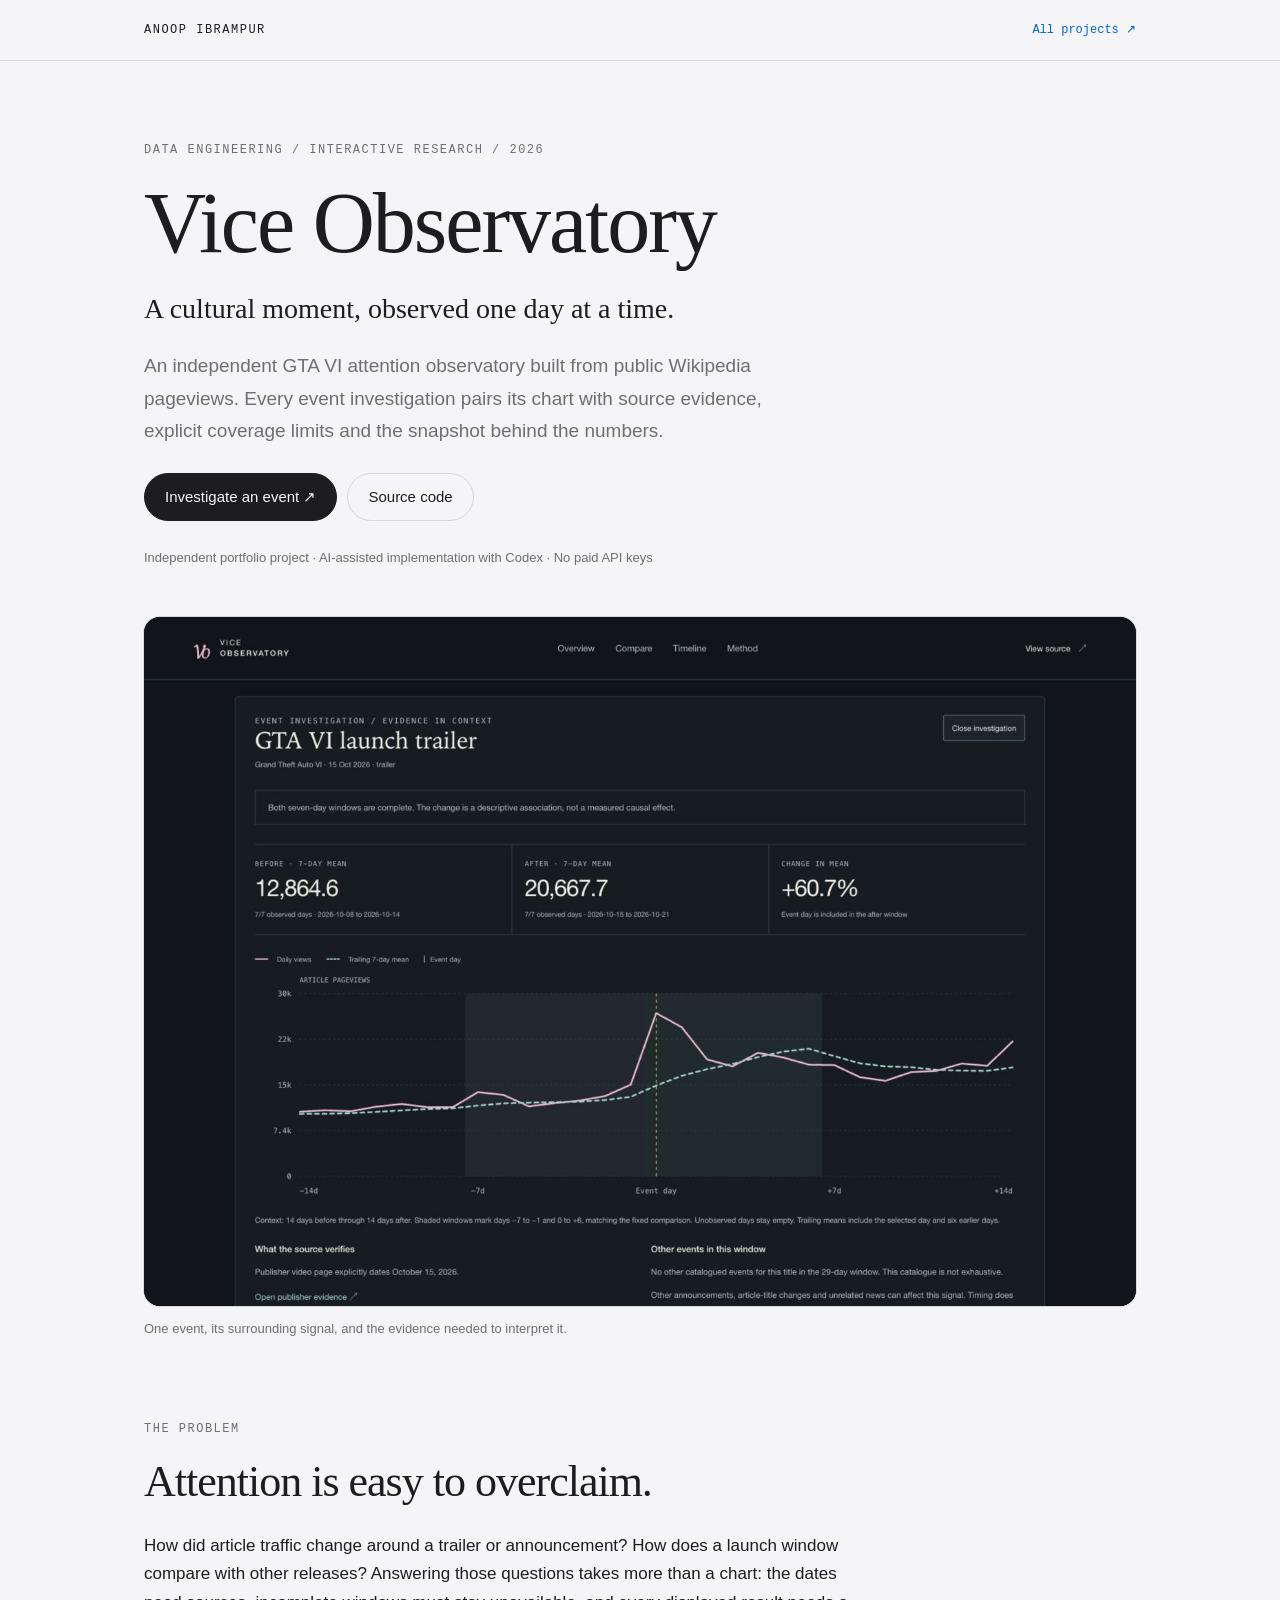
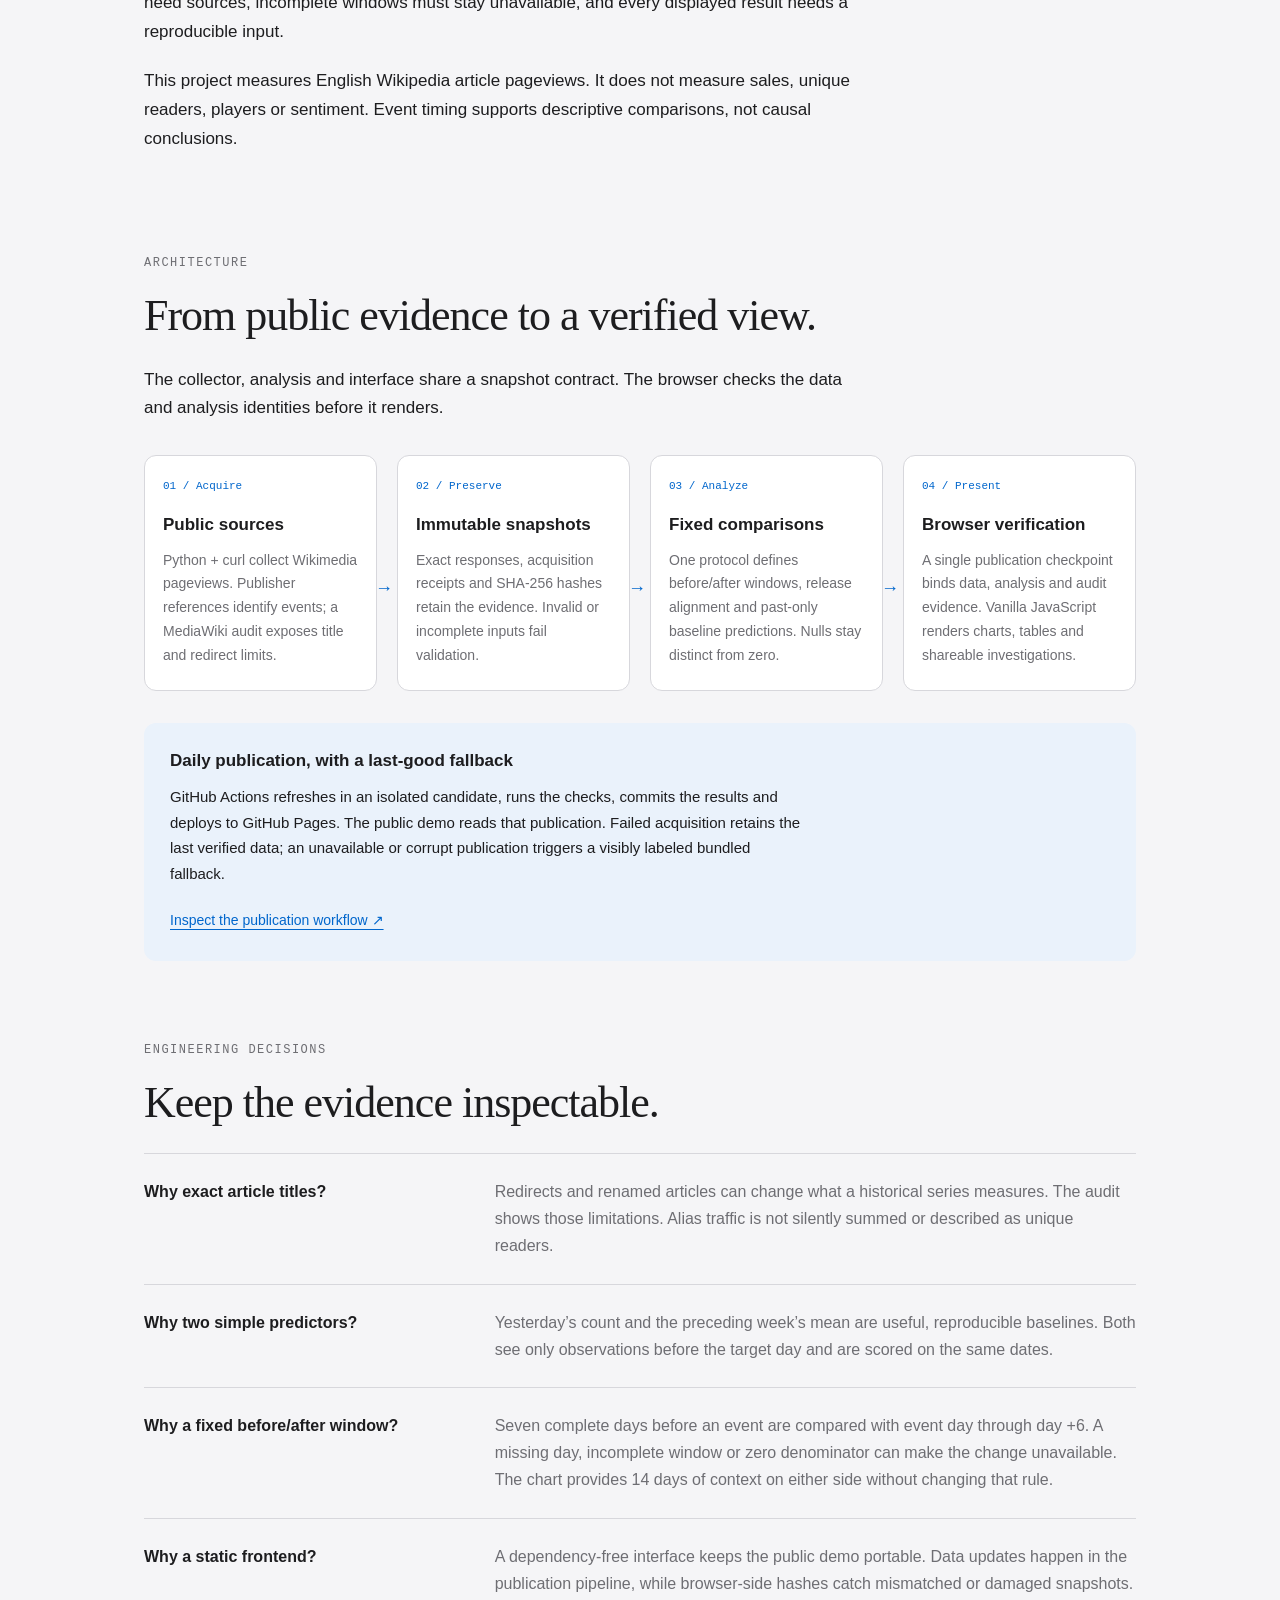
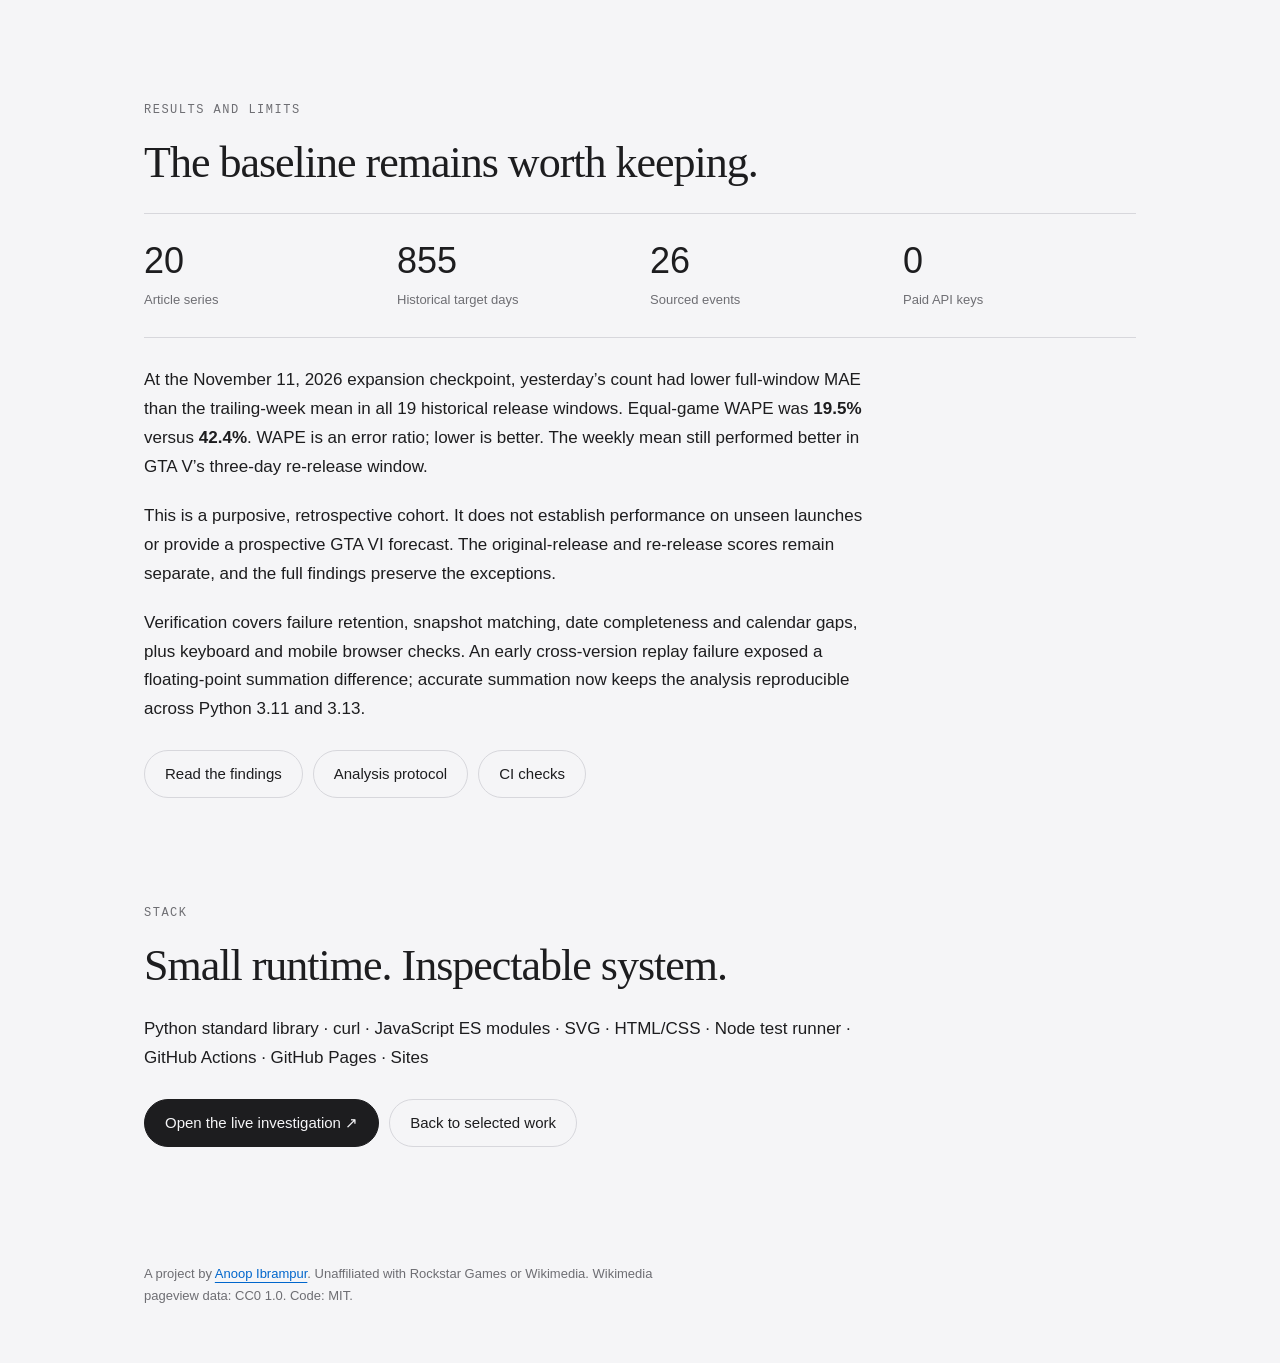
<file: projects/vice-observatory.html>
<!doctype html>
<html lang="en">
<head>
  <meta charset="utf-8">
  <meta name="viewport" content="width=device-width,initial-scale=1,viewport-fit=cover">
  <meta name="description" content="Vice Observatory: a source-linked GTA VI attention study with verified daily snapshots, event investigations and reproducible retrospective benchmarks. A project by Anoop Ibrampur.">
  <title>Vice Observatory — Anoop Ibrampur</title>
  <link rel="stylesheet" href="../assets/project.css">
</head>
<body>
<a class="skip" href="#project">Skip to case study</a>
<nav aria-label="Project navigation"><div class="wrap"><a class="brand" href="../index.html">Anoop Ibrampur</a><a href="../index.html#work">All projects ↗</a></div></nav>
<main id="project" class="wrap">
  <header class="hero">
    <p class="kicker">Data engineering / Interactive research / 2026</p>
    <h1>Vice Observatory</h1>
    <p class="lead">A cultural moment, observed one day at a time.</p>
    <p class="intro">An independent GTA VI attention observatory built from public Wikipedia pageviews. Every event investigation pairs its chart with source evidence, explicit coverage limits and the snapshot behind the numbers.</p>
    <div class="links"><a class="btn primary" href="https://vice-observatory-anoop.poeticskink11.chatgpt.site/?event=gta-vi-launch-trailer#investigation" target="_blank" rel="noopener">Investigate an event ↗</a><a class="btn" href="https://github.com/AnoopIbrampur/vice-observatory" target="_blank" rel="noopener">Source code</a></div>
    <p class="credit">Independent portfolio project · AI-assisted implementation with Codex · No paid API keys</p>
  </header>
  <figure class="preview"><a href="https://vice-observatory-anoop.poeticskink11.chatgpt.site/?event=gta-vi-launch-trailer#investigation" target="_blank" rel="noopener" aria-label="Open the launch-trailer event investigation"><img src="../assets/vice-observatory.jpg" width="1440" height="1000" alt="The launch-trailer investigation shows before and after means, a daily attention chart and publisher evidence."></a><figcaption>One event, its surrounding signal, and the evidence needed to interpret it.</figcaption></figure>
  <section aria-labelledby="question"><p class="kicker">The problem</p><h2 id="question">Attention is easy to overclaim.</h2><p>How did article traffic change around a trailer or announcement? How does a launch window compare with other releases? Answering those questions takes more than a chart: the dates need sources, incomplete windows must stay unavailable, and every displayed result needs a reproducible input.</p><p>This project measures English Wikipedia article pageviews. It does not measure sales, unique readers, players or sentiment. Event timing supports descriptive comparisons, not causal conclusions.</p></section>
  <section aria-labelledby="system"><p class="kicker">Architecture</p><h2 id="system">From public evidence to a verified view.</h2><p>The collector, analysis and interface share a snapshot contract. The browser checks the data and analysis identities before it renders.</p>
    <ol class="architecture" aria-label="Four-stage data architecture">
      <li><span class="step">01 / Acquire</span><h3>Public sources</h3><p>Python + curl collect Wikimedia pageviews. Publisher references identify events; a MediaWiki audit exposes title and redirect limits.</p></li>
      <li><span class="step">02 / Preserve</span><h3>Immutable snapshots</h3><p>Exact responses, acquisition receipts and SHA-256 hashes retain the evidence. Invalid or incomplete inputs fail validation.</p></li>
      <li><span class="step">03 / Analyze</span><h3>Fixed comparisons</h3><p>One protocol defines before/after windows, release alignment and past-only baseline predictions. Nulls stay distinct from zero.</p></li>
      <li><span class="step">04 / Present</span><h3>Browser verification</h3><p>A single publication checkpoint binds data, analysis and audit evidence. Vanilla JavaScript renders charts, tables and shareable investigations.</p></li>
    </ol>
    <div class="operations"><h3>Daily publication, with a last-good fallback</h3><p>GitHub Actions refreshes in an isolated candidate, runs the checks, commits the results and deploys to GitHub Pages. The public demo reads that publication. Failed acquisition retains the last verified data; an unavailable or corrupt publication triggers a visibly labeled bundled fallback.</p><a href="https://github.com/AnoopIbrampur/vice-observatory/actions/workflows/publish.yml" target="_blank" rel="noopener">Inspect the publication workflow ↗</a></div>
  </section>
  <section aria-labelledby="decisions"><p class="kicker">Engineering decisions</p><h2 id="decisions">Keep the evidence inspectable.</h2><dl class="decisions">
    <div><dt>Why exact article titles?</dt><dd>Redirects and renamed articles can change what a historical series measures. The audit shows those limitations. Alias traffic is not silently summed or described as unique readers.</dd></div>
    <div><dt>Why two simple predictors?</dt><dd>Yesterday’s count and the preceding week’s mean are useful, reproducible baselines. Both see only observations before the target day and are scored on the same dates.</dd></div>
    <div><dt>Why a fixed before/after window?</dt><dd>Seven complete days before an event are compared with event day through day +6. A missing day, incomplete window or zero denominator can make the change unavailable. The chart provides 14 days of context on either side without changing that rule.</dd></div>
    <div><dt>Why a static frontend?</dt><dd>A dependency-free interface keeps the public demo portable. Data updates happen in the publication pipeline, while browser-side hashes catch mismatched or damaged snapshots.</dd></div>
  </dl></section>
  <section aria-labelledby="results"><p class="kicker">Results and limits</p><h2 id="results">The baseline remains worth keeping.</h2>
    <div class="stats"><div><strong>20</strong><span>Article series</span></div><div><strong>855</strong><span>Historical target days</span></div><div><strong>26</strong><span>Sourced events</span></div><div><strong>0</strong><span>Paid API keys</span></div></div>
    <p>At the November 11, 2026 expansion checkpoint, yesterday’s count had lower full-window MAE than the trailing-week mean in all 19 historical release windows. Equal-game WAPE was <strong>19.5%</strong> versus <strong>42.4%</strong>. WAPE is an error ratio; lower is better. The weekly mean still performed better in GTA V’s three-day re-release window.</p>
    <p>This is a purposive, retrospective cohort. It does not establish performance on unseen launches or provide a prospective GTA VI forecast. The original-release and re-release scores remain separate, and the full findings preserve the exceptions.</p>
    <p>Verification covers failure retention, snapshot matching, date completeness and calendar gaps, plus keyboard and mobile browser checks. An early cross-version replay failure exposed a floating-point summation difference; accurate summation now keeps the analysis reproducible across Python 3.11 and 3.13.</p>
    <div class="links"><a class="btn" href="https://github.com/AnoopIbrampur/vice-observatory/blob/main/docs/FINDINGS.md" target="_blank" rel="noopener">Read the findings</a><a class="btn" href="https://github.com/AnoopIbrampur/vice-observatory/blob/main/docs/ANALYSIS_PROTOCOL.md" target="_blank" rel="noopener">Analysis protocol</a><a class="btn" href="https://github.com/AnoopIbrampur/vice-observatory/actions/workflows/ci.yml" target="_blank" rel="noopener">CI checks</a></div>
  </section>
  <section aria-labelledby="stack"><p class="kicker">Stack</p><h2 id="stack">Small runtime. Inspectable system.</h2><p>Python standard library · curl · JavaScript ES modules · SVG · HTML/CSS · Node test runner · GitHub Actions · GitHub Pages · Sites</p><div class="links"><a class="btn primary" href="https://vice-observatory-anoop.poeticskink11.chatgpt.site/?event=gta-vi-launch-trailer#investigation" target="_blank" rel="noopener">Open the live investigation ↗</a><a class="btn" href="../index.html#work">Back to selected work</a></div></section>
</main>
<footer class="wrap"><p>A project by <a href="../index.html">Anoop Ibrampur</a>. Unaffiliated with Rockstar Games or Wikimedia. Wikimedia pageview data: CC0 1.0. Code: MIT.</p></footer>
</body></html>
</file>
<file: assets/project.css>
:root{color-scheme:light dark;--bg:#f5f5f7;--surface:#fff;--fg:#1d1d1f;--muted:#6e6e73;--accent:#0066cc;--hair:#d7d7dc;--soft:#eaf2fb;--display:"Iowan Old Style",Georgia,serif;--sans:-apple-system,BlinkMacSystemFont,"Helvetica Neue",Arial,sans-serif;--mono:ui-monospace,SFMono-Regular,Menlo,Consolas,monospace}
@media(prefers-color-scheme:dark){:root{--bg:#000;--surface:#111113;--fg:#f5f5f7;--muted:#a1a1a6;--accent:#4ea1ff;--hair:#333338;--soft:#101d2c}}
*{box-sizing:border-box}html{scroll-padding-top:85px}body{margin:0;background:var(--bg);color:var(--fg);font:17px/1.7 var(--sans);-webkit-font-smoothing:antialiased}.wrap{width:min(1040px,100%);padding-inline:max(24px,env(safe-area-inset-left,0px));margin-inline:auto}a{color:var(--accent);text-underline-offset:4px}a:hover{text-decoration:underline}:focus-visible{outline:2px solid var(--accent);outline-offset:5px;border-radius:5px}.skip{position:fixed;top:-80px;left:16px;background:var(--surface);padding:12px;z-index:100}.skip:focus{top:8px}nav{position:sticky;top:0;z-index:10;background:var(--bg);border-bottom:1px solid var(--hair)}nav .wrap{display:flex;justify-content:space-between;align-items:center;min-height:60px;gap:20px}nav a{font:12px/1.5 var(--mono);text-decoration:none}.brand{text-transform:uppercase;letter-spacing:1.5px;color:var(--fg)}.hero{padding-top:80px}.kicker{font:12px/1.6 var(--mono);text-transform:uppercase;letter-spacing:1.5px;color:var(--muted);margin:0 0 18px}h1{font:400 clamp(48px,8vw,86px)/1.05 var(--display);letter-spacing:-2px;margin:0 0 22px}h2{font:400 clamp(30px,4.5vw,44px)/1.15 var(--display);letter-spacing:-1px;margin:0 0 24px;text-wrap:balance}h3{font-size:17px;font-weight:600;line-height:1.4;margin:0 0 12px}p{max-width:76ch;margin:0 0 20px}.lead{font:28px/1.35 var(--display);margin-bottom:22px}.intro{max-width:64ch;color:var(--muted);font-size:19px;line-height:1.7}.credit,figcaption{font-size:13px;color:var(--muted)}.links{display:flex;gap:10px;flex-wrap:wrap;margin:26px 0}.btn{display:inline-flex;align-items:center;min-height:44px;padding:10px 20px;border:1px solid var(--hair);border-radius:999px;text-decoration:none;font-size:15px;color:var(--fg)}.btn.primary{background:var(--fg);color:var(--bg);border-color:var(--fg)}.btn:hover{text-decoration:none;border-color:var(--accent)}.preview{margin:48px 0 0}.preview a{display:block;overflow:hidden;border-radius:16px;background:#101519;box-shadow:0 0 0 1px var(--hair)}.preview img{display:block;width:100%;height:auto}.preview figcaption{padding-top:12px}section{padding-top:80px;scroll-margin-top:85px}.architecture{list-style:none;padding:0;margin:32px 0;display:grid;grid-template-columns:repeat(4,minmax(0,1fr));gap:20px}.architecture li{position:relative;min-width:0;background:var(--surface);border:1px solid var(--hair);padding:22px 18px;border-radius:12px}.architecture li:not(:last-child)::after{content:'→';position:absolute;right:-17px;top:50%;font-size:18px;color:var(--accent)}.architecture p{font-size:14px;line-height:1.7;color:var(--muted);margin:0}.step{display:block;font:11px/1.5 var(--mono);color:var(--accent);margin-bottom:18px}.operations{background:var(--soft);padding:26px;border-radius:12px}.operations p{font-size:15px}.operations a{font-size:14px}.decisions{margin:0}.decisions>div{display:grid;grid-template-columns:minmax(0,1fr) minmax(0,2fr);gap:30px;border-top:1px solid var(--hair);padding:24px 0}.decisions dt{font-weight:600;font-size:16px}.decisions dd{color:var(--muted);margin:0;font-size:16px}.stats{display:grid;grid-template-columns:repeat(4,minmax(0,1fr));gap:20px;border-block:1px solid var(--hair);padding-block:24px;margin-bottom:28px}.stats strong{display:block;font-size:36px;font-weight:500;line-height:1.3}.stats span{font-size:13px;color:var(--muted)}footer{padding-top:90px;padding-bottom:36px;color:var(--muted);font-size:13px}img{max-width:100%}
@media(max-width:800px){.architecture{grid-template-columns:1fr;gap:28px}.architecture li:not(:last-child)::after{content:'↓';right:calc(50% - 5px);top:auto;bottom:-27px}.architecture li{padding:22px}.decisions>div{grid-template-columns:1fr;gap:10px}}
@media(max-width:540px){.hero{padding-top:48px}.intro{font-size:17px}.lead{font-size:24px}.stats{grid-template-columns:repeat(2,minmax(0,1fr));gap:24px}.wrap{padding-inline:22px}section{padding-top:60px}.operations{padding:22px}nav a{font-size:11px}.btn{font-size:14px;padding:10px 15px}}
@media(prefers-reduced-motion:reduce){html{scroll-behavior:auto}*{animation:none!important;transition:none!important}}
</file>
